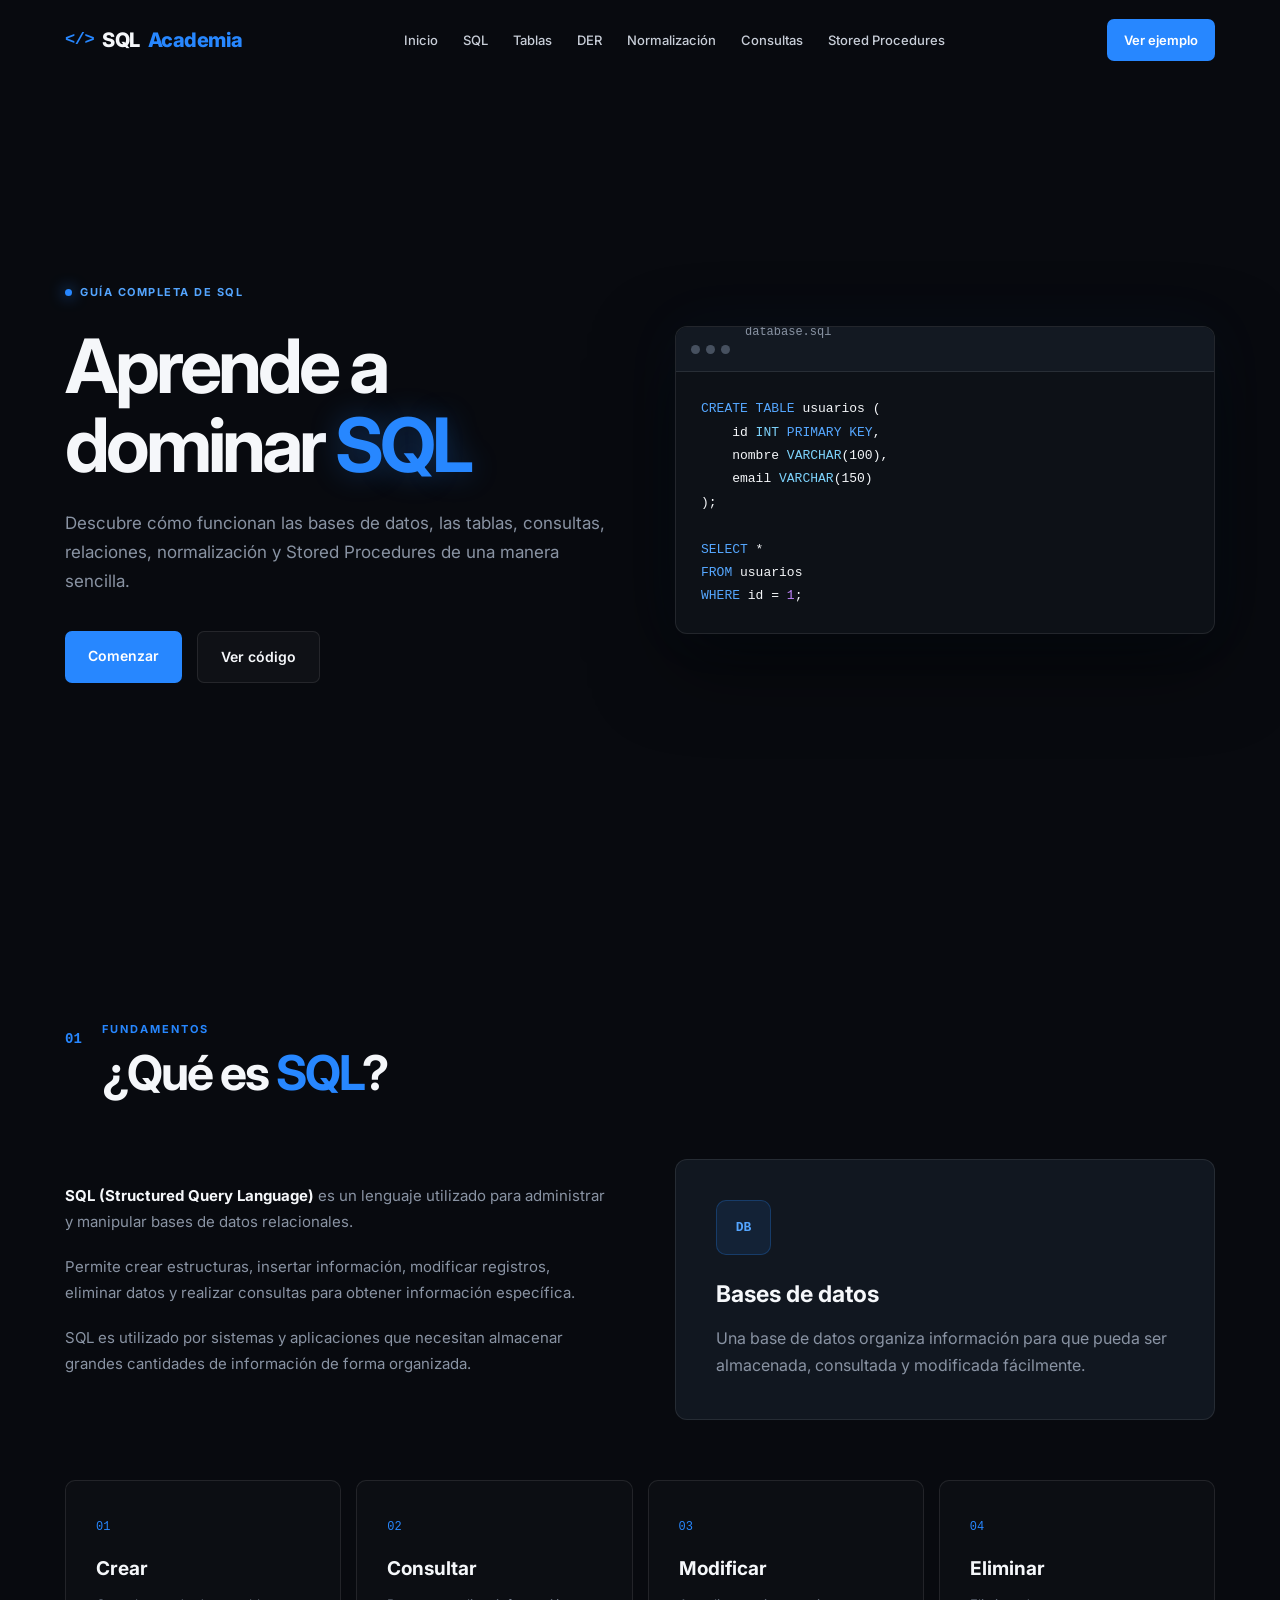
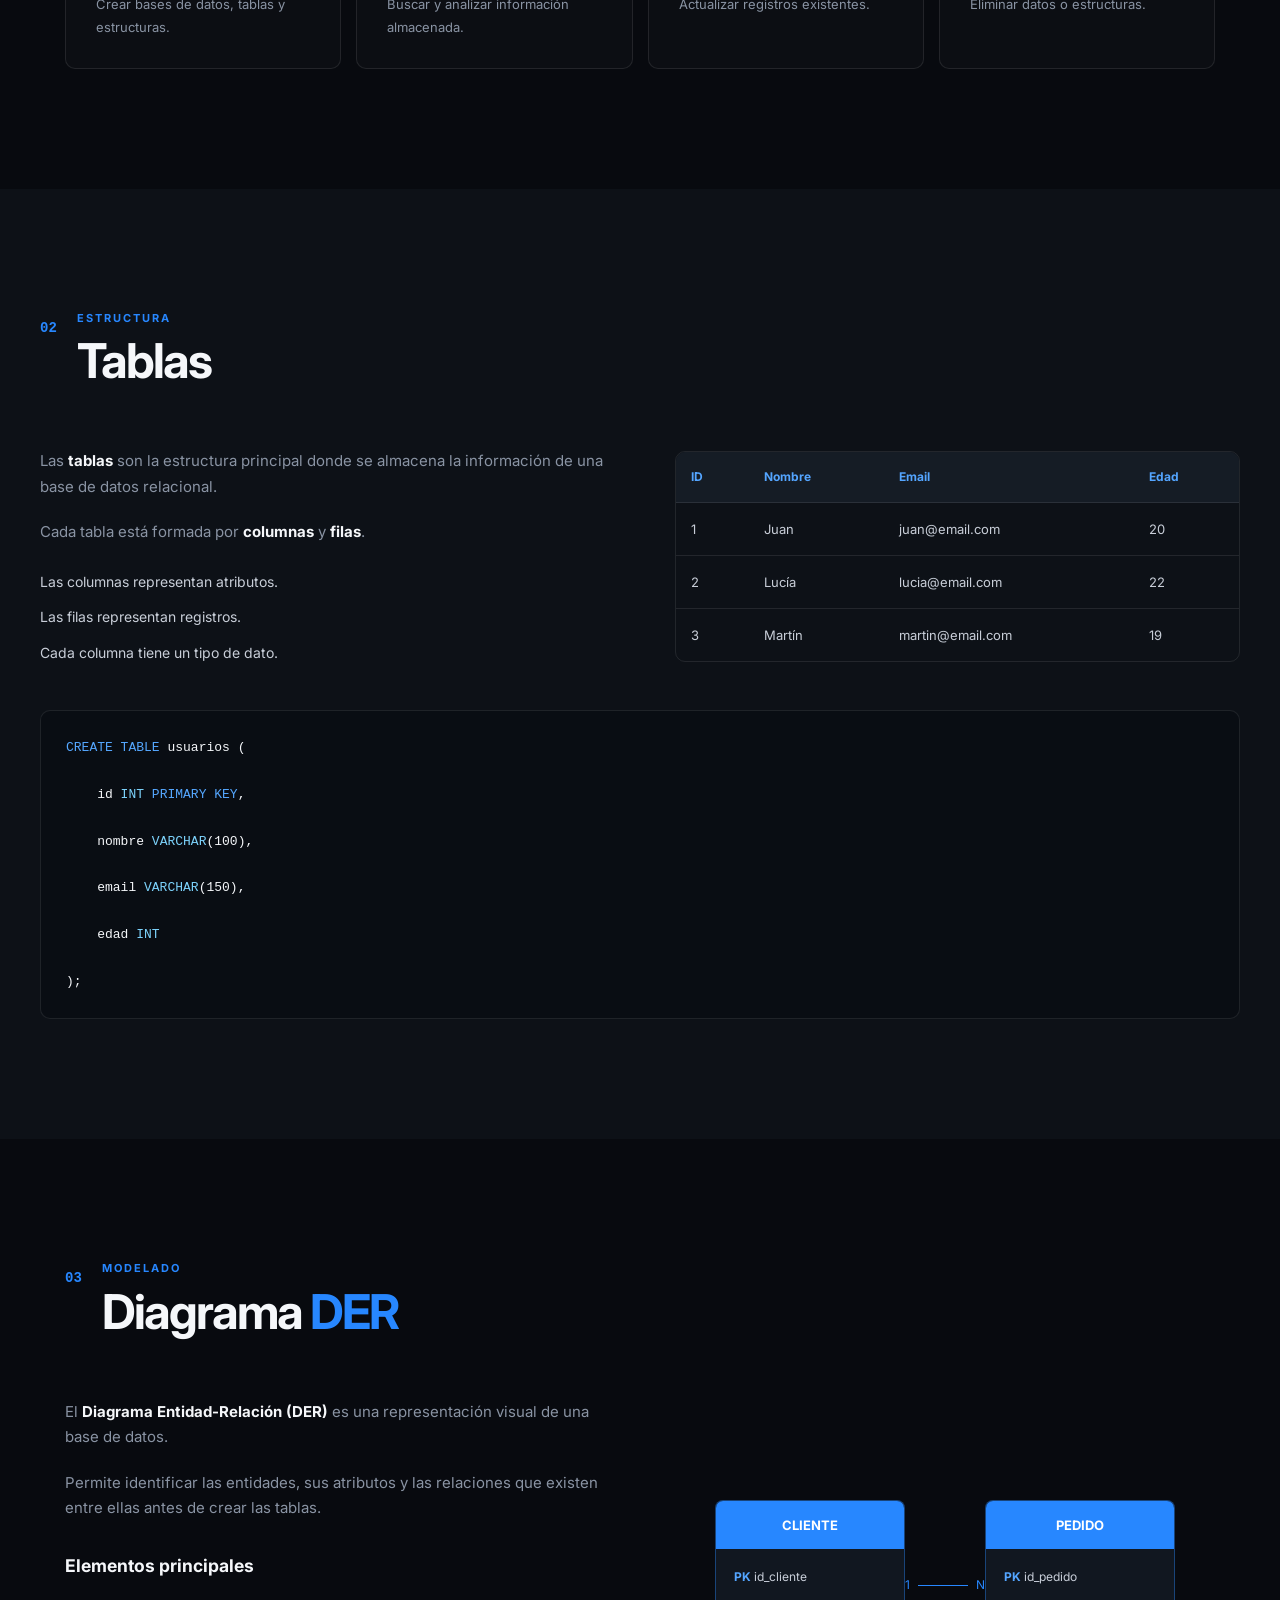
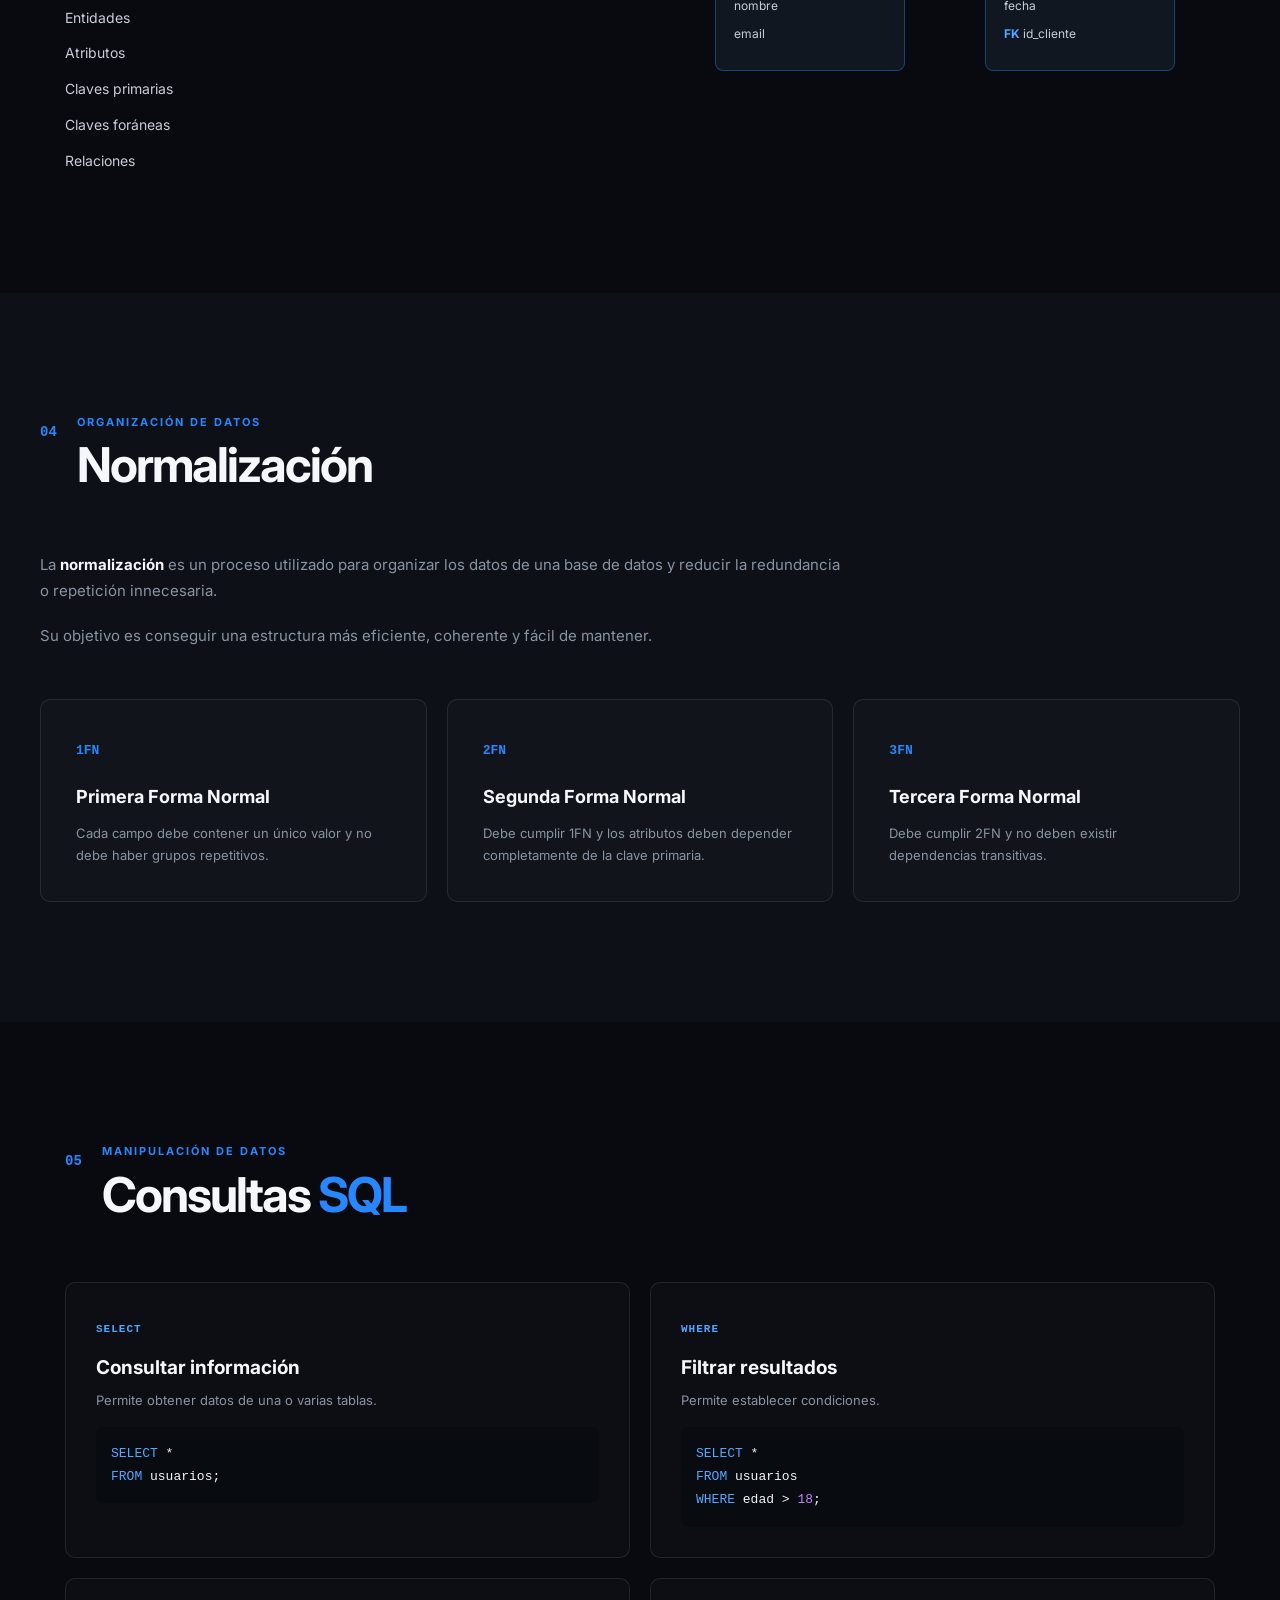
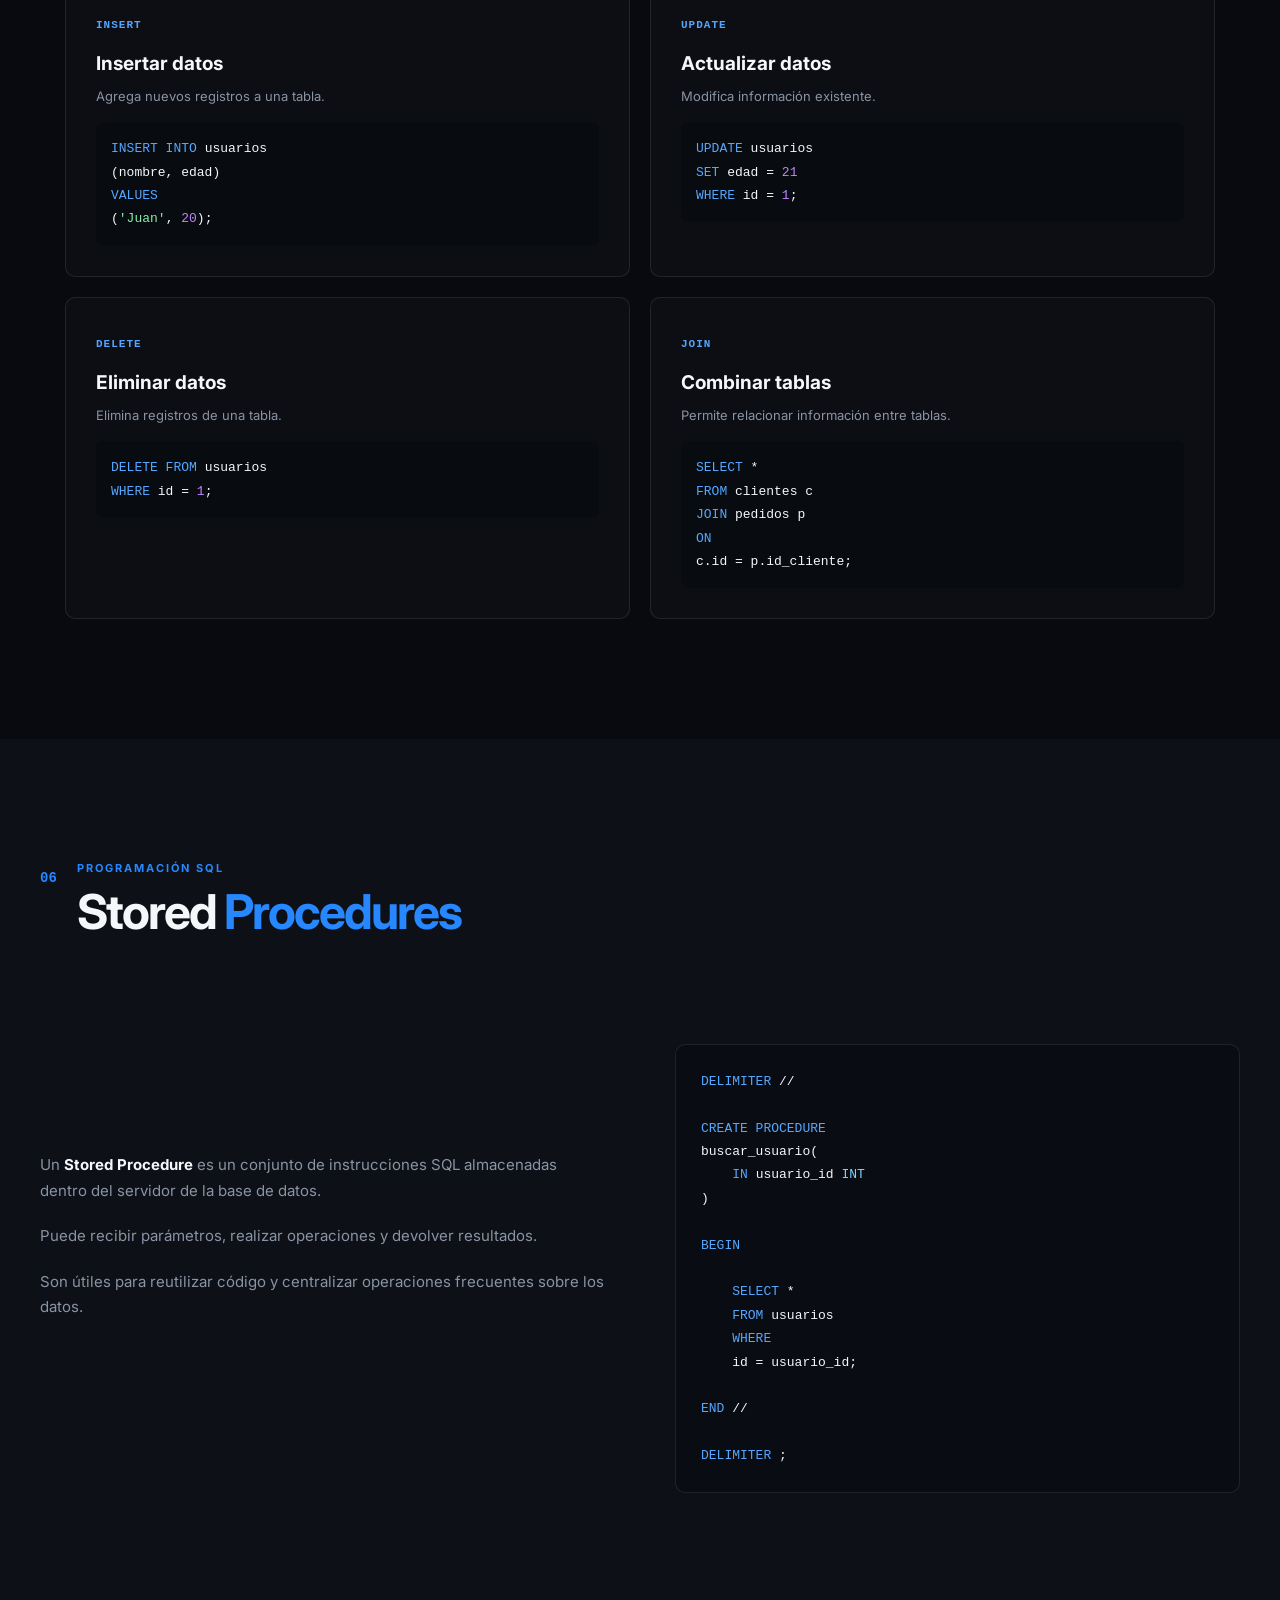
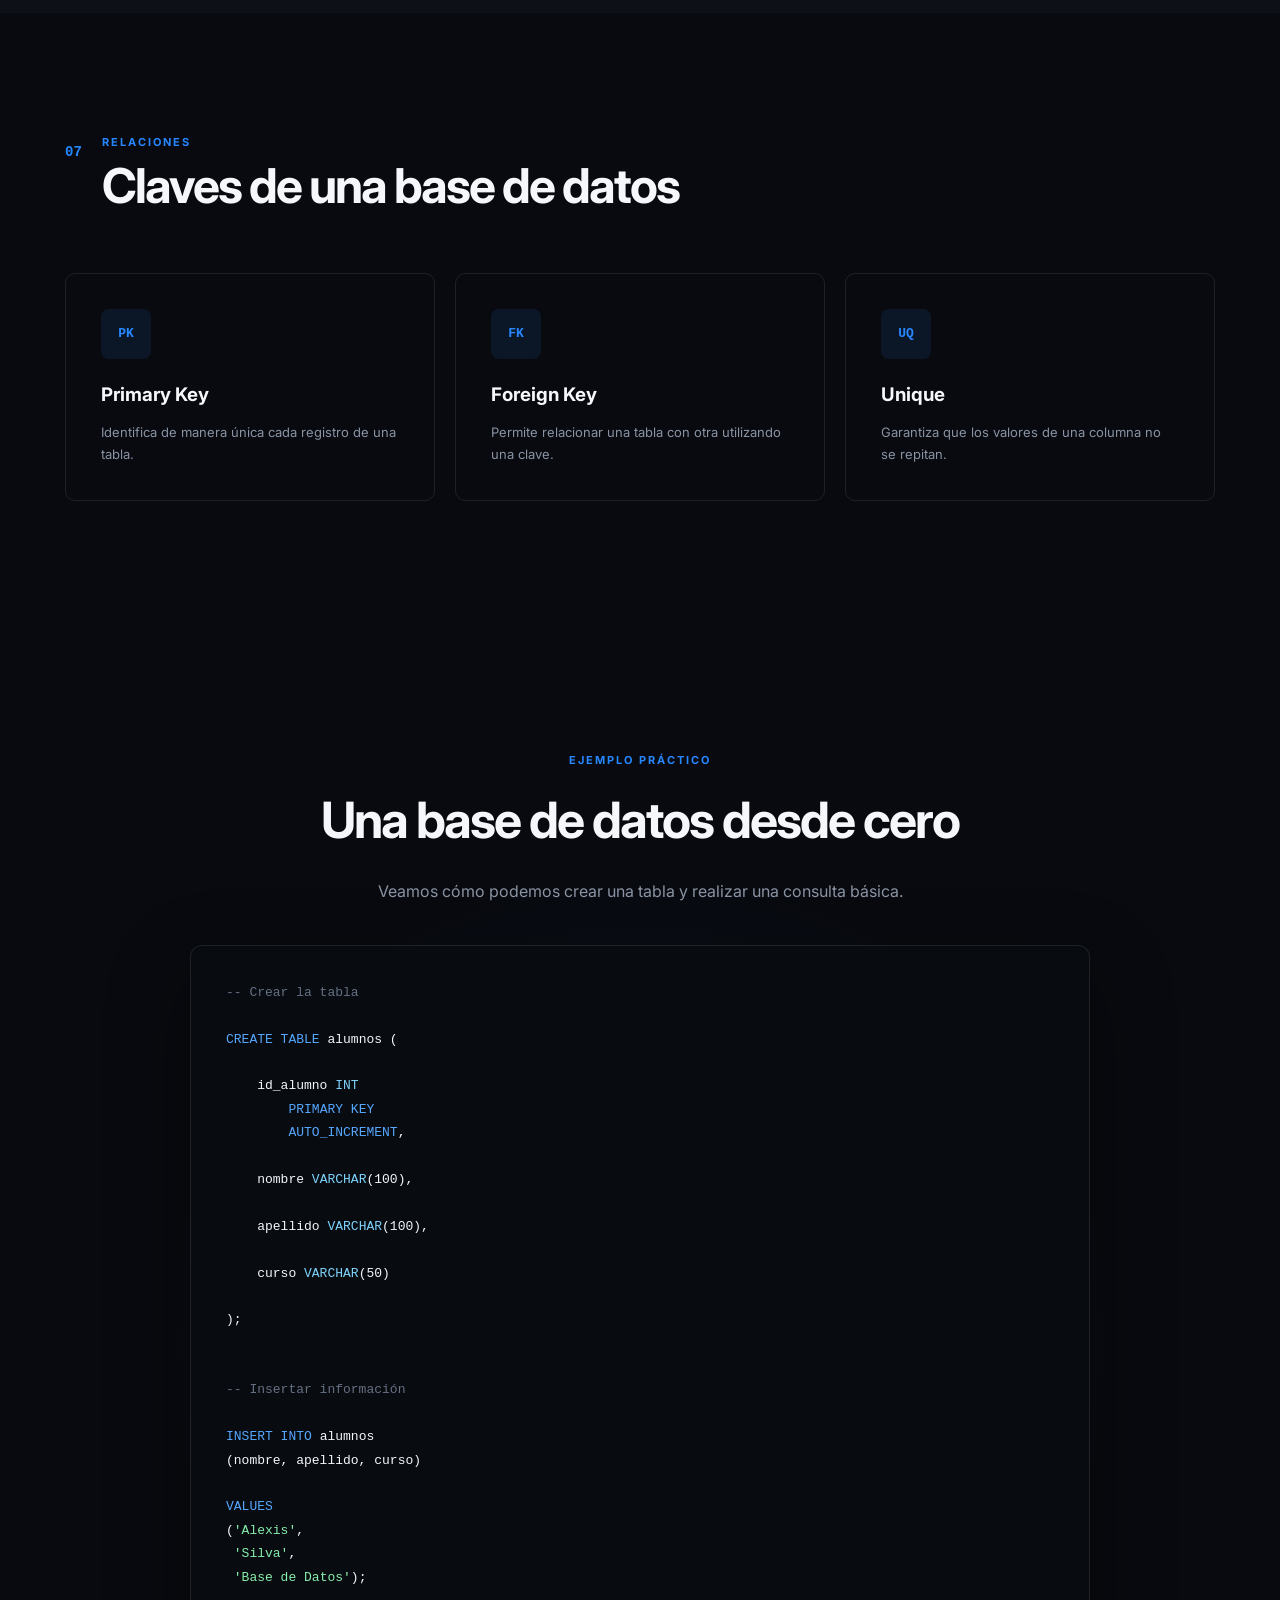
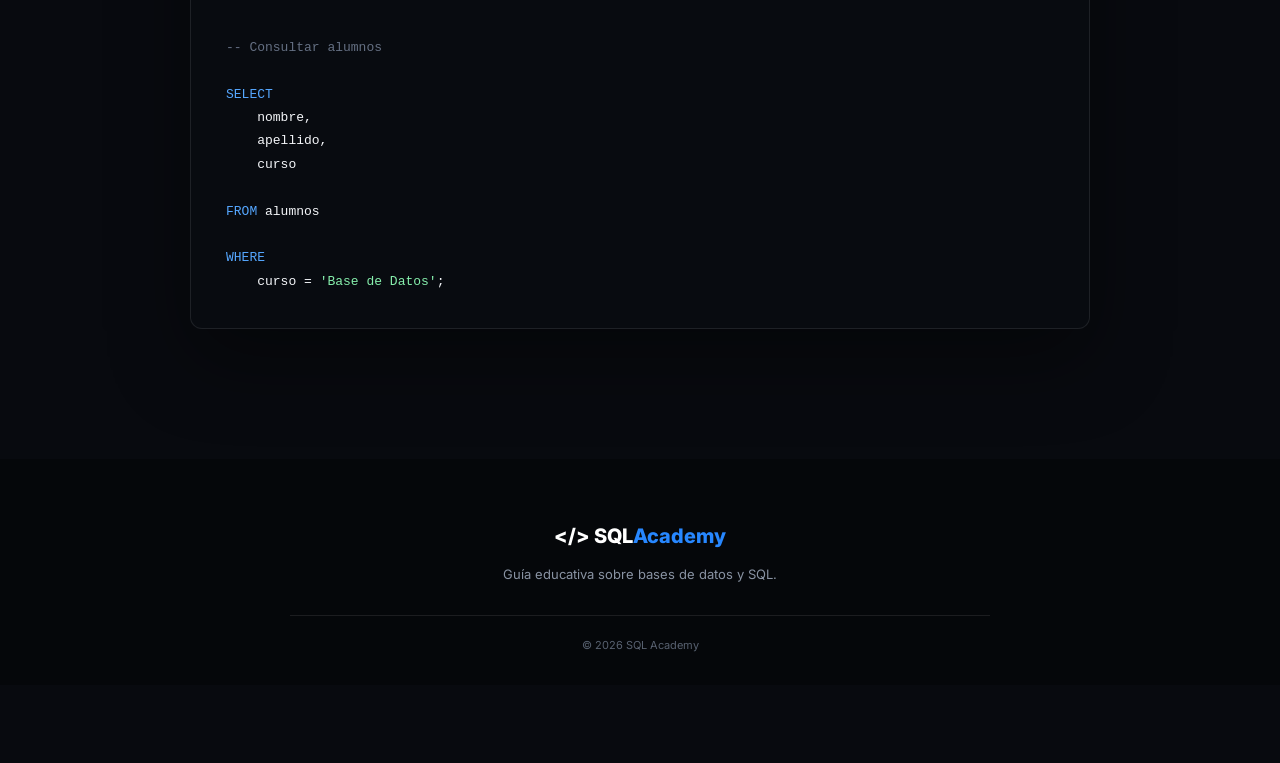
<file: index.html>
<!DOCTYPE html>
<html lang="es">
<head>
    <meta charset="UTF-8">
    <meta name="viewport" content="width=device-width, initial-scale=1.0">

    <title>Academia SQL| Aprende SQL</title>

    <link rel="preconnect" href="https://fonts.googleapis.com">
    <link rel="preconnect" href="https://fonts.gstatic.com" crossorigin>
    <link href="https://fonts.googleapis.com/css2?family=Inter:wght@400;500;600;700;800&display=swap" rel="stylesheet">


    <link rel="stylesheet" href="style.css">
</head>

<body>

    <!--menu-->

    <header class="header">

        <nav class="navbar">

            <a href="#inicio" class="logo">
                <span class="logo-icon">&lt;/&gt;</span>
                SQL<span>Academia</span>
            </a>

            <ul class="nav-links">
                <li><a href="#inicio">Inicio</a></li>
                <li><a href="#sql">SQL</a></li>
                <li><a href="#tablas">Tablas</a></li>
                <li><a href="#der">DER</a></li>
                <li><a href="#normalizacion">Normalización</a></li>
                <li><a href="#consultas">Consultas</a></li>
                <li><a href="#stored-procedures">Stored Procedures</a></li>
            </ul>

            <a href="#ejemplo" class="nav-button">
                Ver ejemplo
            </a>

        </nav>

    </header>


    <main>

        <!--inicio-->

        <section id="inicio" class="hero">

            <div class="hero-content">

                <div class="hero-badge">
                    <span></span>
                    GUÍA COMPLETA DE SQL
                </div>

                <h1>
                    Aprende a dominar
                    <span>SQL</span>
                </h1>

                <p>
                    Descubre cómo funcionan las bases de datos,
                    las tablas, consultas, relaciones, normalización
                    y Stored Procedures de una manera sencilla.
                </p>

                <div class="hero-buttons">

                    <a href="#sql" class="btn btn-primary">
                        Comenzar
                    </a>

                    <a href="#ejemplo" class="btn btn-secondary">
                        Ver código
                    </a>

                </div>

            </div>

            <div class="hero-code">

                <div class="code-window">

                    <div class="code-header">
                        <div class="window-dots">
                            <span></span>
                            <span></span>
                            <span></span>
                        </div>

                        <p>database.sql</p>
                    </div>

                    <div class="code-content">

<pre><code><span class="keyword">CREATE TABLE</span> usuarios (
    id <span class="type">INT</span> <span class="keyword">PRIMARY KEY</span>,
    nombre <span class="type">VARCHAR</span>(100),
    email <span class="type">VARCHAR</span>(150)
);

<span class="keyword">SELECT</span> *
<span class="keyword">FROM</span> usuarios
<span class="keyword">WHERE</span> id = <span class="number">1</span>;</code></pre>

                    </div>

                </div>

            </div>

        </section>


        <!--que seria sql-->

        <section id="sql" class="section">

            <div class="section-title">

                <span class="section-number">01</span>

                <div>
                    <p class="section-label">FUNDAMENTOS</p>

                    <h2>
                        ¿Qué es <span>SQL</span>?
                    </h2>
                </div>

            </div>

            <div class="content-grid">

                <div class="text-content">

                    <p>
                        <strong>SQL (Structured Query Language)</strong>
                        es un lenguaje utilizado para administrar y
                        manipular bases de datos relacionales.
                    </p>

                    <p>
                        Permite crear estructuras, insertar información,
                        modificar registros, eliminar datos y realizar
                        consultas para obtener información específica.
                    </p>

                    <p>
                        SQL es utilizado por sistemas y aplicaciones que
                        necesitan almacenar grandes cantidades de información
                        de forma organizada.
                    </p>

                </div>

                <div class="info-card">

                    <div class="card-icon">
                        DB
                    </div>

                    <h3>
                        Bases de datos
                    </h3>

                    <p>
                        Una base de datos organiza información para que
                        pueda ser almacenada, consultada y modificada
                        fácilmente.
                    </p>

                </div>

            </div>


            <div class="features">

                <div class="feature-card">

                    <span class="feature-number">01</span>

                    <h3>Crear</h3>

                    <p>
                        Crear bases de datos, tablas y estructuras.
                    </p>

                </div>

                <div class="feature-card">

                    <span class="feature-number">02</span>

                    <h3>Consultar</h3>

                    <p>
                        Buscar y analizar información almacenada.
                    </p>

                </div>

                <div class="feature-card">

                    <span class="feature-number">03</span>

                    <h3>Modificar</h3>

                    <p>
                        Actualizar registros existentes.
                    </p>

                </div>

                <div class="feature-card">

                    <span class="feature-number">04</span>

                    <h3>Eliminar</h3>

                    <p>
                        Eliminar datos o estructuras.
                    </p>

                </div>

            </div>

        </section>


        <!--TABLAS-->

        <section id="tablas" class="section section-dark">

            <div class="section-title">

                <span class="section-number">02</span>

                <div>
                    <p class="section-label">ESTRUCTURA</p>

                    <h2>
                        Tablas
                    </h2>
                </div>

            </div>

            <div class="content-grid">

                <div class="text-content">

                    <p>
                        Las <strong>tablas</strong> son la estructura principal
                        donde se almacena la información de una base de datos
                        relacional.
                    </p>

                    <p>
                        Cada tabla está formada por <strong>columnas</strong>
                        y <strong>filas</strong>.
                    </p>

                    <ul class="check-list">

                        <li>
                            Las columnas representan atributos.
                        </li>

                        <li>
                            Las filas representan registros.
                        </li>

                        <li>
                            Cada columna tiene un tipo de dato.
                        </li>

                    </ul>

                </div>


                <div class="table-container">

                    <table>

                        <thead>
                            <tr>
                                <th>ID</th>
                                <th>Nombre</th>
                                <th>Email</th>
                                <th>Edad</th>
                            </tr>
                        </thead>

                        <tbody>

                            <tr>
                                <td>1</td>
                                <td>Juan</td>
                                <td>juan@email.com</td>
                                <td>20</td>
                            </tr>

                            <tr>
                                <td>2</td>
                                <td>Lucía</td>
                                <td>lucia@email.com</td>
                                <td>22</td>
                            </tr>

                            <tr>
                                <td>3</td>
                                <td>Martín</td>
                                <td>martin@email.com</td>
                                <td>19</td>
                            </tr>

                        </tbody>

                    </table>

                </div>

            </div>


            <div class="code-box">

<pre><code><span class="keyword">CREATE TABLE</span> usuarios (

    id <span class="type">INT</span> <span class="keyword">PRIMARY KEY</span>,

    nombre <span class="type">VARCHAR</span>(100),

    email <span class="type">VARCHAR</span>(150),

    edad <span class="type">INT</span>

);</code></pre>

            </div>

        </section>


        <!--der-->

        <section id="der" class="section">

            <div class="section-title">

                <span class="section-number">03</span>

                <div>
                    <p class="section-label">MODELADO</p>

                    <h2>
                        Diagrama <span>DER</span>
                    </h2>
                </div>

            </div>

            <div class="content-grid">

                <div class="text-content">

                    <p>
                        El <strong>Diagrama Entidad-Relación (DER)</strong>
                        es una representación visual de una base de datos.
                    </p>

                    <p>
                        Permite identificar las entidades, sus atributos
                        y las relaciones que existen entre ellas antes
                        de crear las tablas.
                    </p>

                    <h3>Elementos principales</h3>

                    <ul class="check-list">

                        <li>
                            Entidades
                        </li>

                        <li>
                            Atributos
                        </li>

                        <li>
                            Claves primarias
                        </li>

                        <li>
                            Claves foráneas
                        </li>

                        <li>
                            Relaciones
                        </li>

                    </ul>

                </div>


                <div class="der-diagram">

                    <div class="entity">

                        <div class="entity-header">
                            CLIENTE
                        </div>

                        <div class="entity-body">

                            <p>
                                <strong>PK</strong> id_cliente
                            </p>

                            <p>
                                nombre
                            </p>

                            <p>
                                email
                            </p>

                        </div>

                    </div>


                    <div class="relationship">

                        <span>1</span>

                        <div class="line"></div>

                        <span>N</span>

                    </div>


                    <div class="entity">

                        <div class="entity-header">
                            PEDIDO
                        </div>

                        <div class="entity-body">

                            <p>
                                <strong>PK</strong> id_pedido
                            </p>

                            <p>
                                fecha
                            </p>

                            <p>
                                <strong>FK</strong> id_cliente
                            </p>

                        </div>

                    </div>

                </div>

            </div>

        </section>


        <!--normalisazion-->

        <section id="normalizacion" class="section section-dark">

            <div class="section-title">

                <span class="section-number">04</span>

                <div>

                    <p class="section-label">
                        ORGANIZACIÓN DE DATOS
                    </p>

                    <h2>
                        Normalización
                    </h2>

                </div>

            </div>


            <div class="text-content wide">

                <p>
                    La <strong>normalización</strong> es un proceso utilizado
                    para organizar los datos de una base de datos y reducir
                    la redundancia o repetición innecesaria.
                </p>

                <p>
                    Su objetivo es conseguir una estructura más eficiente,
                    coherente y fácil de mantener.
                </p>

            </div>


            <div class="normalization-grid">

                <div class="normalization-card">

                    <span>1FN</span>

                    <h3>
                        Primera Forma Normal
                    </h3>

                    <p>
                        Cada campo debe contener un único valor
                        y no debe haber grupos repetitivos.
                    </p>

                </div>


                <div class="normalization-card">

                    <span>2FN</span>

                    <h3>
                        Segunda Forma Normal
                    </h3>

                    <p>
                        Debe cumplir 1FN y los atributos deben
                        depender completamente de la clave primaria.
                    </p>

                </div>


                <div class="normalization-card">

                    <span>3FN</span>

                    <h3>
                        Tercera Forma Normal
                    </h3>

                    <p>
                        Debe cumplir 2FN y no deben existir
                        dependencias transitivas.
                    </p>

                </div>

            </div>

        </section>


        <!--consultitas-->

        <section id="consultas" class="section">

            <div class="section-title">

                <span class="section-number">05</span>

                <div>

                    <p class="section-label">
                        MANIPULACIÓN DE DATOS
                    </p>

                    <h2>
                        Consultas <span>SQL</span>
                    </h2>

                </div>

            </div>


            <div class="query-grid">

                <div class="query-card">

                    <span class="query-tag">
                        SELECT
                    </span>

                    <h3>
                        Consultar información
                    </h3>

                    <p>
                        Permite obtener datos de una o varias tablas.
                    </p>

<pre><code><span class="keyword">SELECT</span> *
<span class="keyword">FROM</span> usuarios;</code></pre>

                </div>


                <div class="query-card">

                    <span class="query-tag">
                        WHERE
                    </span>

                    <h3>
                        Filtrar resultados
                    </h3>

                    <p>
                        Permite establecer condiciones.
                    </p>

<pre><code><span class="keyword">SELECT</span> *
<span class="keyword">FROM</span> usuarios
<span class="keyword">WHERE</span> edad &gt; <span class="number">18</span>;</code></pre>

                </div>


                <div class="query-card">

                    <span class="query-tag">
                        INSERT
                    </span>

                    <h3>
                        Insertar datos
                    </h3>

                    <p>
                        Agrega nuevos registros a una tabla.
                    </p>

<pre><code><span class="keyword">INSERT INTO</span> usuarios
(nombre, edad)
<span class="keyword">VALUES</span>
(<span class="string">'Juan'</span>, <span class="number">20</span>);</code></pre>

                </div>


                <div class="query-card">

                    <span class="query-tag">
                        UPDATE
                    </span>

                    <h3>
                        Actualizar datos
                    </h3>

                    <p>
                        Modifica información existente.
                    </p>

<pre><code><span class="keyword">UPDATE</span> usuarios
<span class="keyword">SET</span> edad = <span class="number">21</span>
<span class="keyword">WHERE</span> id = <span class="number">1</span>;</code></pre>

                </div>


                <div class="query-card">

                    <span class="query-tag">
                        DELETE
                    </span>

                    <h3>
                        Eliminar datos
                    </h3>

                    <p>
                        Elimina registros de una tabla.
                    </p>

<pre><code><span class="keyword">DELETE FROM</span> usuarios
<span class="keyword">WHERE</span> id = <span class="number">1</span>;</code></pre>

                </div>


                <div class="query-card">

                    <span class="query-tag">
                        JOIN
                    </span>

                    <h3>
                        Combinar tablas
                    </h3>

                    <p>
                        Permite relacionar información entre tablas.
                    </p>

<pre><code><span class="keyword">SELECT</span> *
<span class="keyword">FROM</span> clientes c
<span class="keyword">JOIN</span> pedidos p
<span class="keyword">ON</span>
c.id = p.id_cliente;</code></pre>

                </div>

            </div>

        </section>


        <!--store procidium-->

        <section id="stored-procedures" class="section section-dark">

            <div class="section-title">

                <span class="section-number">06</span>

                <div>

                    <p class="section-label">
                        PROGRAMACIÓN SQL
                    </p>

                    <h2>
                        Stored <span>Procedures</span>
                    </h2>

                </div>

            </div>


            <div class="content-grid">

                <div class="text-content">

                    <p>
                        Un <strong>Stored Procedure</strong> es un conjunto
                        de instrucciones SQL almacenadas dentro del servidor
                        de la base de datos.
                    </p>

                    <p>
                        Puede recibir parámetros, realizar operaciones
                        y devolver resultados.
                    </p>

                    <p>
                        Son útiles para reutilizar código y centralizar
                        operaciones frecuentes sobre los datos.
                    </p>

                </div>


                <div class="code-box">

<pre><code><span class="keyword">DELIMITER</span> //

<span class="keyword">CREATE PROCEDURE</span>
buscar_usuario(
    <span class="keyword">IN</span> usuario_id <span class="type">INT</span>
)

<span class="keyword">BEGIN</span>

    <span class="keyword">SELECT</span> *
    <span class="keyword">FROM</span> usuarios
    <span class="keyword">WHERE</span>
    id = usuario_id;

<span class="keyword">END</span> //

<span class="keyword">DELIMITER</span> ;</code></pre>

                </div>

            </div>

        </section>


        <!--clabez-->

        <section id="claves" class="section">

            <div class="section-title">

                <span class="section-number">07</span>

                <div>

                    <p class="section-label">
                        RELACIONES
                    </p>

                    <h2>
                        Claves de una base de datos
                    </h2>

                </div>

            </div>


            <div class="key-grid">

                <div class="key-card">

                    <div class="key-icon">
                        PK
                    </div>

                    <h3>
                        Primary Key
                    </h3>

                    <p>
                        Identifica de manera única cada registro
                        de una tabla.
                    </p>

                </div>


                <div class="key-card">

                    <div class="key-icon">
                        FK
                    </div>

                    <h3>
                        Foreign Key
                    </h3>

                    <p>
                        Permite relacionar una tabla con otra
                        utilizando una clave.
                    </p>

                </div>


                <div class="key-card">

                    <div class="key-icon">
                        UQ
                    </div>

                    <h3>
                        Unique
                    </h3>

                    <p>
                        Garantiza que los valores de una columna
                        no se repitan.
                    </p>

                </div>

            </div>

        </section>


        <!--ejemplito uwu-->

        <section id="ejemplo" class="example-section">

            <div class="example-content">

                <p class="section-label">
                    EJEMPLO PRÁCTICO
                </p>

                <h2>
                    Una base de datos desde cero
                </h2>

                <p>
                    Veamos cómo podemos crear una tabla y realizar
                    una consulta básica.
                </p>

                <div class="large-code">

<pre><code><span class="comment">-- Crear la tabla</span>

<span class="keyword">CREATE TABLE</span> alumnos (

    id_alumno <span class="type">INT</span>
        <span class="keyword">PRIMARY KEY</span>
        <span class="keyword">AUTO_INCREMENT</span>,

    nombre <span class="type">VARCHAR</span>(100),

    apellido <span class="type">VARCHAR</span>(100),

    curso <span class="type">VARCHAR</span>(50)

);


<span class="comment">-- Insertar información</span>

<span class="keyword">INSERT INTO</span> alumnos
(nombre, apellido, curso)

<span class="keyword">VALUES</span>
(<span class="string">'Alexis'</span>,
 <span class="string">'Silva'</span>,
 <span class="string">'Base de Datos'</span>);


<span class="comment">-- Consultar alumnos</span>

<span class="keyword">SELECT</span>
    nombre,
    apellido,
    curso

<span class="keyword">FROM</span> alumnos

<span class="keyword">WHERE</span>
    curso = <span class="string">'Base de Datos'</span>;</code></pre>

                </div>

            </div>

        </section>

    </main>


    <!--pie-->

    <footer class="footer">

        <div class="footer-logo">
            &lt;/&gt; SQL<span>Academy</span>
        </div>

        <p>
            Guía educativa sobre bases de datos y SQL.
        </p>

        <div class="footer-line"></div>

        <p class="copyright">
            © 2026 SQL Academy
        </p>

    </footer>


    <!--java ia-->

    <script>

        // Cambia el estilo del menú cuando se hace scroll

        window.addEventListener("scroll", function () {

            const header = document.querySelector(".header");

            if (window.scrollY > 50) {

                header.classList.add("scrolled");

            } else {

                header.classList.remove("scrolled");

            }

        });


        // Animación de aparición de elementos

        const observer = new IntersectionObserver(
            (entries) => {

                entries.forEach((entry) => {

                    if (entry.isIntersecting) {

                        entry.target.classList.add("show");

                    }

                });

            },
            {
                threshold: 0.15
            }
        );


        document.querySelectorAll(
            ".section, .feature-card, .query-card, .key-card, .normalization-card"
        ).forEach((element) => {

            element.classList.add("hidden");

            observer.observe(element);

        });

    </script>

</body>
</html>
</file>
<file: style.css>
/* pagina general*/

* {
    margin: 0;
    padding: 0;
    box-sizing: border-box;
    scroll-behavior: smooth;
}

:root {

    --black: #080a0f;
    --dark: #0d1117;
    --dark-2: #111720;

    --gray: #8993a3;
    --gray-light: #c8ced8;

    --white: #f5f7fa;

    --blue: #2787ff;
    --blue-light: #54a5ff;
    --cyan: #38c8ff;

    --border: rgba(255, 255, 255, 0.09);

    --max-width: 1200px;
}

html {
    scroll-behavior: smooth;
}

body {

    font-family: "Inter", sans-serif;

    background: var(--black);

    color: var(--white);

    line-height: 1.7;

    overflow-x: hidden;
}


/* celexion de teccto*/

::selection {
    background: var(--blue);
    color: white;
}


/* scroll dopaminico*/

::-webkit-scrollbar {
    width: 8px;
}

::-webkit-scrollbar-track {
    background: var(--black);
}

::-webkit-scrollbar-thumb {
    background: #273242;
    border-radius: 10px;
}

::-webkit-scrollbar-thumb:hover {
    background: var(--blue);
}


/* encavesado*/

.header {

    position: fixed;

    top: 0;
    left: 0;

    width: 100%;

    z-index: 1000;

    transition: 0.3s;
}

.header.scrolled {

    background: rgba(8, 10, 15, 0.88);

    backdrop-filter: blur(15px);

    border-bottom: 1px solid var(--border);
}


/* barra nav*/

.navbar {

    max-width: var(--max-width);

    margin: auto;

    height: 80px;

    display: flex;

    align-items: center;

    justify-content: space-between;

    padding: 0 25px;
}


/* logotipo*/

.logo {

    color: var(--white);

    text-decoration: none;

    font-size: 20px;

    font-weight: 800;

    letter-spacing: -0.5px;

    display: flex;

    align-items: center;

    gap: 8px;
}

.logo span:last-child {
    color: var(--blue);
}

.logo-icon {

    color: var(--blue);

    font-family: monospace;

    font-size: 17px;
}


/* links*/

.nav-links {

    list-style: none;

    display: flex;

    gap: 25px;
}

.nav-links a {

    text-decoration: none;

    color: var(--gray-light);

    font-size: 13px;

    font-weight: 500;

    transition: 0.25s;
}

.nav-links a:hover {

    color: var(--blue-light);

}


/* boton nav*/

.nav-button {

    text-decoration: none;

    color: white;

    background: var(--blue);

    padding: 10px 17px;

    border-radius: 7px;

    font-size: 13px;

    font-weight: 600;

    transition: 0.25s;
}

.nav-button:hover {

    background: var(--blue-light);

    transform: translateY(-2px);

    box-shadow: 0 8px 25px rgba(39, 135, 255, 0.25);
}


/* eroico*/

.hero {

    min-height: 100vh;

    max-width: var(--max-width);

    margin: auto;

    padding: 160px 25px 100px;

    display: grid;

    grid-template-columns: 1fr 1fr;

    align-items: center;

    gap: 70px;
}


/* contenido eroicos*/

.hero-badge {

    display: inline-flex;

    align-items: center;

    gap: 8px;

    color: var(--blue-light);

    font-size: 11px;

    font-weight: 700;

    letter-spacing: 1.5px;

    margin-bottom: 25px;
}

.hero-badge span {

    width: 7px;
    height: 7px;

    background: var(--blue);

    border-radius: 50%;

    box-shadow: 0 0 15px var(--blue);
}


.hero h1 {

    font-size: clamp(45px, 6vw, 75px);

    line-height: 1.05;

    letter-spacing: -4px;

    margin-bottom: 25px;
}

.hero h1 span {

    color: var(--blue);

    text-shadow:
        0 0 30px rgba(39, 135, 255, 0.3);
}


.hero p {

    color: var(--gray);

    max-width: 600px;

    font-size: 17px;

    margin-bottom: 35px;
}


/* botones heroicos*/

.hero-buttons {

    display: flex;

    gap: 15px;
}

.btn {

    padding: 13px 23px;

    border-radius: 7px;

    text-decoration: none;

    font-size: 14px;

    font-weight: 600;

    transition: 0.3s;
}

.btn-primary {

    background: var(--blue);

    color: white;
}

.btn-primary:hover {

    background: var(--blue-light);

    transform: translateY(-3px);

    box-shadow: 0 10px 30px rgba(39, 135, 255, 0.25);
}

.btn-secondary {

    border: 1px solid var(--border);

    color: var(--white);

    background: rgba(255,255,255,0.03);
}

.btn-secondary:hover {

    border-color: var(--blue);

    transform: translateY(-3px);
}


/* codigo ventanal*/

.hero-code {

    animation: floating 5s ease-in-out infinite;
}

.code-window {

    background: #0d1117;

    border: 1px solid var(--border);

    border-radius: 12px;

    overflow: hidden;

    box-shadow:
        0 30px 80px rgba(0,0,0,0.5),
        0 0 60px rgba(39,135,255,0.05);
}

.code-header {

    height: 45px;

    background: #131922;

    border-bottom: 1px solid var(--border);

    display: flex;

    align-items: center;

    padding: 0 15px;

    gap: 15px;
}

.code-header p {

    color: var(--gray);

    font-size: 12px;

    font-family: monospace;
}

.window-dots {

    display: flex;

    gap: 6px;
}

.window-dots span {

    width: 9px;
    height: 9px;

    border-radius: 50%;

    background: #46505f;
}

.code-content {

    padding: 25px;

    overflow-x: auto;
}

pre {

    font-family: "Courier New", monospace;

    font-size: 13px;

    line-height: 1.8;
}

.keyword {
    color: #55a7ff;
}

.type {
    color: #7dd3fc;
}

.number {
    color: #c084fc;
}

.string {
    color: #86efac;
}

.comment {
    color: #657083;
}


/* animaciones ia*/

@keyframes floating {

    0%, 100% {
        transform: translateY(0);
    }

    50% {
        transform: translateY(-10px);
    }
}


/* sexiones*/

.section {

    max-width: var(--max-width);

    margin: auto;

    padding: 120px 25px;

    scroll-margin-top: 70px;
}

.section-dark {

    max-width: none;

    padding-left: max(25px, calc((100% - var(--max-width)) / 2));

    padding-right: max(25px, calc((100% - var(--max-width)) / 2));

    background: var(--dark);
}


/* titulos*/

.section-title {

    display: flex;

    align-items: flex-start;

    gap: 20px;

    margin-bottom: 60px;
}

.section-number {

    color: var(--blue);

    font-family: monospace;

    font-size: 14px;

    font-weight: 700;

    padding-top: 8px;
}

.section-label {

    color: var(--blue);

    font-size: 11px;

    font-weight: 700;

    letter-spacing: 2px;

    margin-bottom: 8px;
}

.section-title h2 {

    font-size: clamp(32px, 4vw, 48px);

    letter-spacing: -2px;

    line-height: 1.1;
}

.section-title h2 span {
    color: var(--blue);
}


/* contenido dgrid*/

.content-grid {

    display: grid;

    grid-template-columns: 1fr 1fr;

    gap: 70px;

    align-items: center;
}

.text-content {

    color: var(--gray);

    font-size: 15px;
}

.text-content p {

    margin-bottom: 20px;
}

.text-content strong {

    color: var(--white);
}

.text-content h3 {

    color: var(--white);

    margin: 30px 0 15px;
}


/* carta de info*/

.info-card {

    background: var(--dark-2);

    border: 1px solid var(--border);

    padding: 40px;

    border-radius: 12px;

    transition: 0.3s;
}

.info-card:hover {

    border-color: rgba(39,135,255,0.4);

    transform: translateY(-5px);
}

.card-icon {

    width: 55px;
    height: 55px;

    border-radius: 10px;

    background: rgba(39,135,255,0.1);

    border: 1px solid rgba(39,135,255,0.25);

    display: flex;

    align-items: center;
    justify-content: center;

    color: var(--blue-light);

    font-family: monospace;

    font-weight: bold;

    margin-bottom: 20px;
}

.info-card h3 {

    font-size: 23px;

    margin-bottom: 10px;
}

.info-card p {

    color: var(--gray);
}


/* features */

.features {

    display: grid;

    grid-template-columns: repeat(4, 1fr);

    gap: 15px;

    margin-top: 60px;
}

.feature-card {

    padding: 30px;

    border: 1px solid var(--border);

    border-radius: 10px;

    background: rgba(255,255,255,0.02);

    transition: 0.3s;
}

.feature-card:hover {

    transform: translateY(-7px);

    border-color: rgba(39,135,255,0.4);

    background: rgba(39,135,255,0.04);
}

.feature-number {

    color: var(--blue);

    font-family: monospace;

    font-size: 12px;
}

.feature-card h3 {

    margin: 15px 0 8px;

    font-size: 19px;
}

.feature-card p {

    color: var(--gray);

    font-size: 13px;
}


/* lista*/

.check-list {

    list-style: none;

    display: flex;

    flex-direction: column;

    gap: 12px;

    margin-top: 25px;
}

.check-list li {

    color: var(--gray-light);

    font-size: 14px;
}

.check-list span {

    color: var(--blue);

    margin-right: 10px;

    font-weight: bold;
}


/* tablitas*/

.table-container {

    overflow-x: auto;

    border: 1px solid var(--border);

    border-radius: 10px;
}

table {

    width: 100%;

    border-collapse: collapse;

    min-width: 450px;
}

th {

    background: #151c25;

    color: var(--blue-light);

    font-size: 12px;

    text-align: left;

    padding: 15px;
}

td {

    padding: 15px;

    border-top: 1px solid var(--border);

    color: var(--gray-light);

    font-size: 13px;
}

tr:hover td {

    background: rgba(39,135,255,0.03);
}


/* caja de codigo*/

.code-box {

    margin-top: 45px;

    background: #090d13;

    border: 1px solid var(--border);

    border-radius: 10px;

    padding: 25px;

    overflow-x: auto;
}


/* der*/

.der-diagram {

    display: flex;

    align-items: center;

    justify-content: center;

    gap: 0;
}

.entity {

    width: 190px;

    border: 1px solid rgba(39,135,255,0.4);

    border-radius: 8px;

    overflow: hidden;

    background: var(--dark-2);

    transition: 0.3s;
}

.entity:hover {

    transform: translateY(-5px);

    box-shadow: 0 10px 35px rgba(39,135,255,0.1);
}

.entity-header {

    background: var(--blue);

    color: white;

    padding: 13px;

    text-align: center;

    font-size: 13px;

    font-weight: 700;
}

.entity-body {

    padding: 18px;
}

.entity-body p {

    color: var(--gray-light);

    font-size: 12px;

    margin-bottom: 8px;
}

.entity-body strong {

    color: var(--blue-light);
}

.relationship {

    display: flex;

    align-items: center;

    color: var(--blue);

    font-size: 12px;

    gap: 8px;
}

.line {

    width: 50px;

    height: 1px;

    background: var(--blue);
}


/* normalisazion*/

.wide {

    max-width: 800px;
}

.normalization-grid {

    display: grid;

    grid-template-columns: repeat(3, 1fr);

    gap: 20px;

    margin-top: 50px;
}

.normalization-card {

    padding: 35px;

    border: 1px solid var(--border);

    background: rgba(255,255,255,0.02);

    border-radius: 10px;

    transition: 0.3s;
}

.normalization-card:hover {

    border-color: rgba(39,135,255,0.4);

    transform: translateY(-5px);
}

.normalization-card span {

    display: inline-block;

    color: var(--blue);

    font-family: monospace;

    font-weight: bold;

    margin-bottom: 20px;
}

.normalization-card h3 {

    font-size: 18px;

    margin-bottom: 10px;
}

.normalization-card p {

    color: var(--gray);

    font-size: 13px;
}


/* grid*/

.query-grid {

    display: grid;

    grid-template-columns: repeat(2, 1fr);

    gap: 20px;
}

.query-card {

    padding: 30px;

    border: 1px solid var(--border);

    border-radius: 10px;

    background: rgba(255,255,255,0.02);

    transition: 0.3s;
}

.query-card:hover {

    transform: translateY(-5px);

    border-color: rgba(39,135,255,0.35);
}

.query-tag {

    color: var(--blue-light);

    font-family: monospace;

    font-size: 11px;

    font-weight: bold;

    letter-spacing: 1px;
}

.query-card h3 {

    margin: 12px 0 5px;

    font-size: 19px;
}

.query-card p {

    color: var(--gray);

    font-size: 13px;

    margin-bottom: 15px;
}

.query-card pre {

    background: #080b10;

    padding: 15px;

    border-radius: 7px;

    overflow-x: auto;
}


/* lalves*/

.key-grid {

    display: grid;

    grid-template-columns: repeat(3, 1fr);

    gap: 20px;
}

.key-card {

    border: 1px solid var(--border);

    padding: 35px;

    border-radius: 10px;

    transition: 0.3s;
}

.key-card:hover {

    transform: translateY(-6px);

    border-color: rgba(39,135,255,0.4);
}

.key-icon {

    width: 50px;
    height: 50px;

    display: flex;

    align-items: center;
    justify-content: center;

    background: rgba(39,135,255,0.1);

    color: var(--blue);

    border-radius: 8px;

    font-family: monospace;

    font-weight: bold;

    margin-bottom: 20px;
}

.key-card h3 {

    margin-bottom: 10px;
}

.key-card p {

    color: var(--gray);

    font-size: 13px;
}


/* final exmaple*/

.example-section {

    padding: 130px 25px;

    background:

        radial-gradient(
            circle at center,
            rgba(39,135,255,0.09),
            transparent 50%
        ),

        var(--black);
}

.example-content {

    max-width: 900px;

    margin: auto;

    text-align: center;
}

.example-content h2 {

    font-size: clamp(32px, 5vw, 50px);

    letter-spacing: -2px;

    margin-bottom: 15px;
}

.example-content > p:not(.section-label) {

    color: var(--gray);

    margin-bottom: 40px;
}

.large-code {

    text-align: left;

    background: #080b10;

    border: 1px solid var(--border);

    border-radius: 12px;

    padding: 35px;

    overflow-x: auto;

    box-shadow:
        0 30px 80px rgba(0,0,0,0.4);
}


/* pie*/

.footer {

    padding: 60px 25px 30px;

    background: #05070a;

    text-align: center;

    color: var(--gray);
}

.footer-logo {

    color: white;

    font-size: 20px;

    font-weight: 800;

    margin-bottom: 10px;
}

.footer-logo span {

    color: var(--blue);
}

.footer p {

    font-size: 13px;
}

.footer-line {

    max-width: 700px;

    height: 1px;

    background: var(--border);

    margin: 30px auto 20px;
}

.copyright {

    font-size: 11px !important;

    color: #586170;
}


/* animaciones ia 2*/

.hidden {

    opacity: 0;

    transform: translateY(35px);

    transition:
        opacity 0.7s ease,
        transform 0.7s ease;
}

.hidden.show {

    opacity: 1;

    transform: translateY(0);
}


/* ressponsive ia*/

@media (max-width: 1000px) {

    .nav-links {

        gap: 12px;
    }

    .nav-links a {

        font-size: 11px;
    }

    .hero {

        gap: 40px;
    }

}


@media (max-width: 800px) {

    .navbar {

        height: 70px;
    }

    .nav-links {

        display: none;
    }

    .nav-button {

        display: none;
    }

    .hero {

        grid-template-columns: 1fr;

        padding-top: 130px;

        text-align: center;
    }

    .hero p {

        margin-left: auto;
        margin-right: auto;
    }

    .hero-buttons {

        justify-content: center;
    }

    .content-grid {

        grid-template-columns: 1fr;

        gap: 40px;
    }

    .features {

        grid-template-columns: repeat(2, 1fr);
    }

    .normalization-grid {

        grid-template-columns: 1fr;
    }

    .key-grid {

        grid-template-columns: 1fr;
    }

    .query-grid {

        grid-template-columns: 1fr;
    }

}


@media (max-width: 500px) {

    .hero {

        padding-left: 18px;
        padding-right: 18px;
    }

    .section {

        padding: 80px 18px;
    }

    .section-dark {

        padding-left: 18px;
        padding-right: 18px;
    }

    .hero h1 {

        letter-spacing: -2px;
    }

    .features {

        grid-template-columns: 1fr;
    }

    .der-diagram {

        transform: scale(0.85);
    }

    .large-code {

        padding: 20px;
    }

}
</file>
